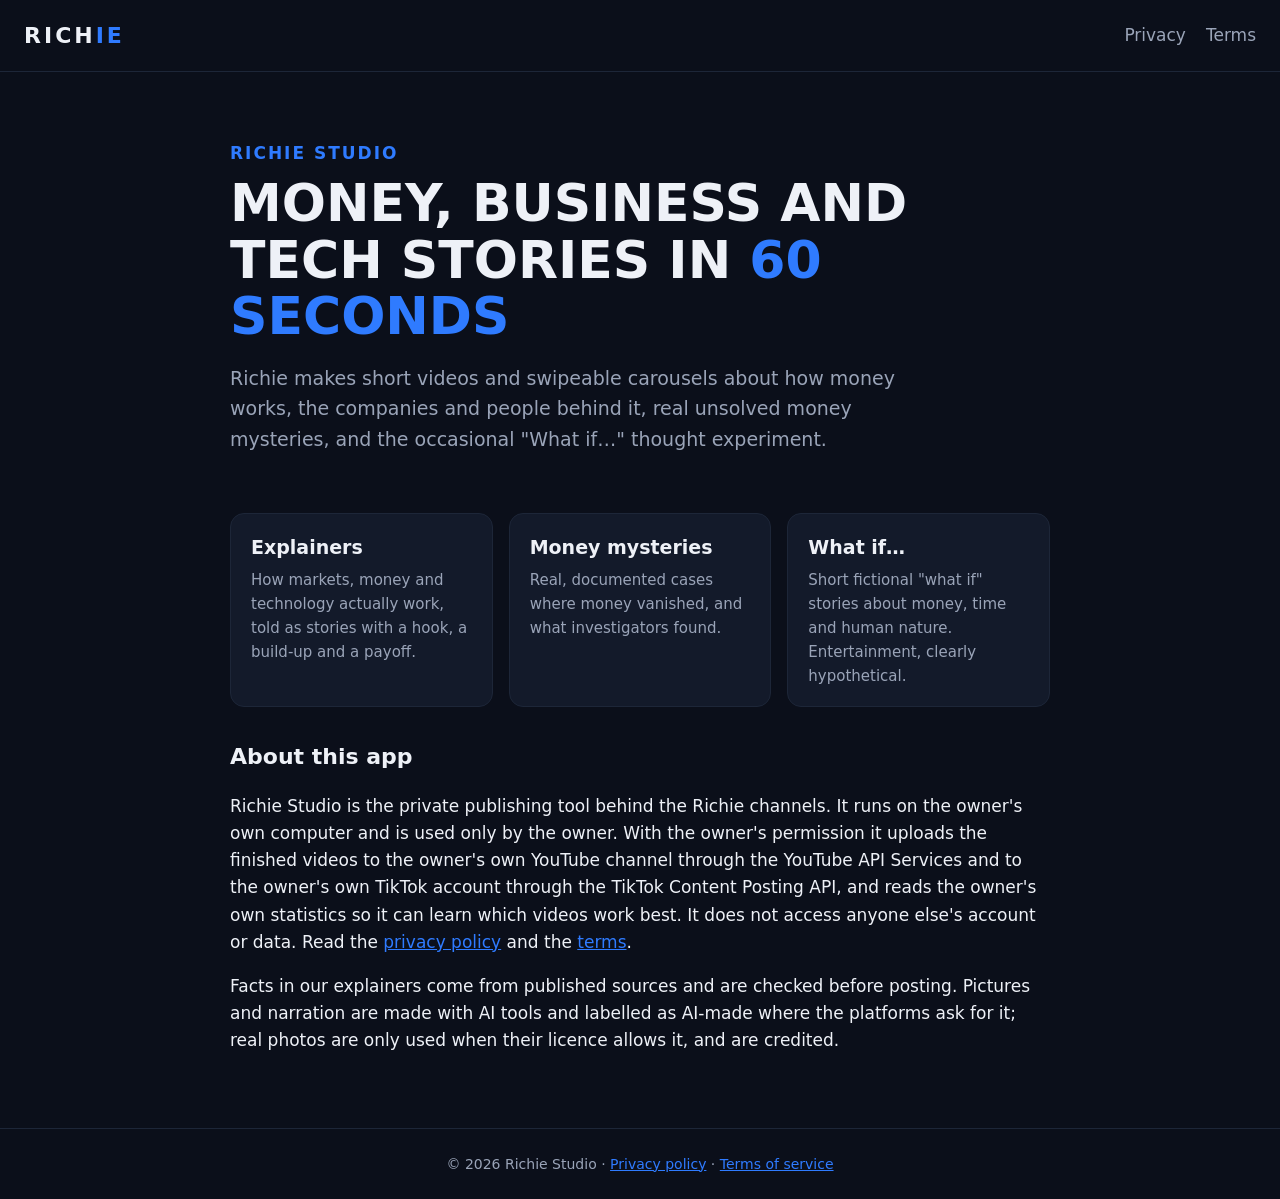
<file: index.html>
<!doctype html>
<html lang="en">
<head>
<meta charset="utf-8">
<meta name="viewport" content="width=device-width, initial-scale=1">
<title>Richie Studio</title>
<meta name="description" content="Richie Studio makes short videos and carousels about money, business, technology and the stories behind them.">
<link rel="stylesheet" href="style.css">
</head>
<body>
<header class="top">
  <a class="brand" href="index.html">RICH<span>IE</span></a>
  <nav><a href="privacy.html">Privacy</a><a href="terms.html">Terms</a></nav>
</header>
<main class="wrap">
  <section class="hero">
    <p class="kicker">Richie Studio</p>
    <h1>Money, business and tech stories in <span>60 seconds</span></h1>
    <p class="lead">Richie makes short videos and swipeable carousels about how money works, the companies and people behind it,
      real unsolved money mysteries, and the occasional "What if…" thought experiment.</p>
  </section>
  <section class="cards">
    <div class="card"><h2>Explainers</h2><p>How markets, money and technology actually work, told as stories with a hook, a build-up and a payoff.</p></div>
    <div class="card"><h2>Money mysteries</h2><p>Real, documented cases where money vanished, and what investigators found.</p></div>
    <div class="card"><h2>What if…</h2><p>Short fictional "what if" stories about money, time and human nature. Entertainment, clearly hypothetical.</p></div>
  </section>
  <section class="about">
    <h2>About this app</h2>
    <p>Richie Studio is the private publishing tool behind the Richie channels. It runs on the owner's own computer and is used
      only by the owner. With the owner's permission it uploads the finished videos to the owner's own YouTube channel through
      the YouTube API Services and to the owner's own TikTok account through the TikTok Content Posting API, and reads the
      owner's own statistics so it can learn which videos work best.
      It does not access anyone else's account or data. Read the <a href="privacy.html">privacy policy</a> and the
      <a href="terms.html">terms</a>.</p>
    <p>Facts in our explainers come from published sources and are checked before posting. Pictures and narration are made with
      AI tools and labelled as AI-made where the platforms ask for it; real photos are only used when their licence allows it,
      and are credited.</p>
  </section>
</main>
<footer class="foot">© <span id="y">2026</span> Richie Studio · <a href="privacy.html">Privacy policy</a> · <a href="terms.html">Terms of service</a></footer>
<script>document.getElementById("y").textContent = new Date().getFullYear();</script>
</body>
</html>
</file>
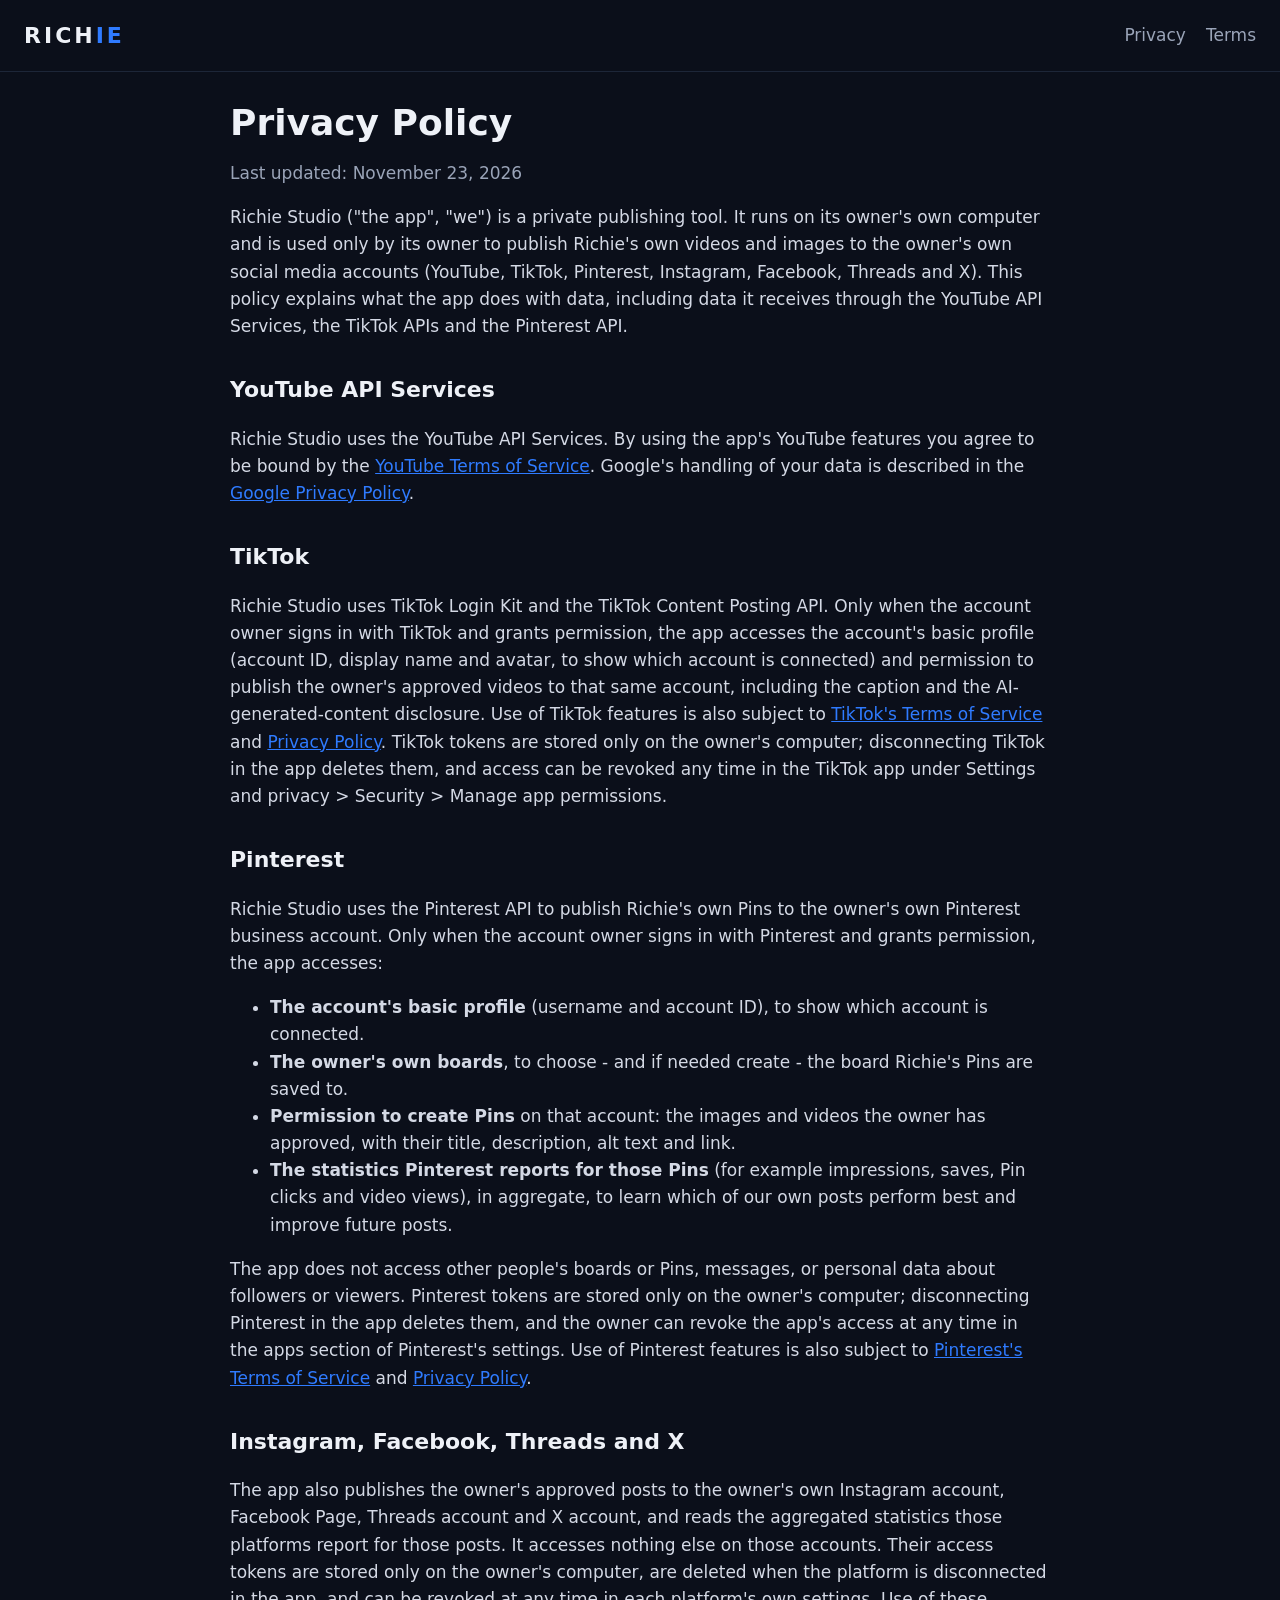
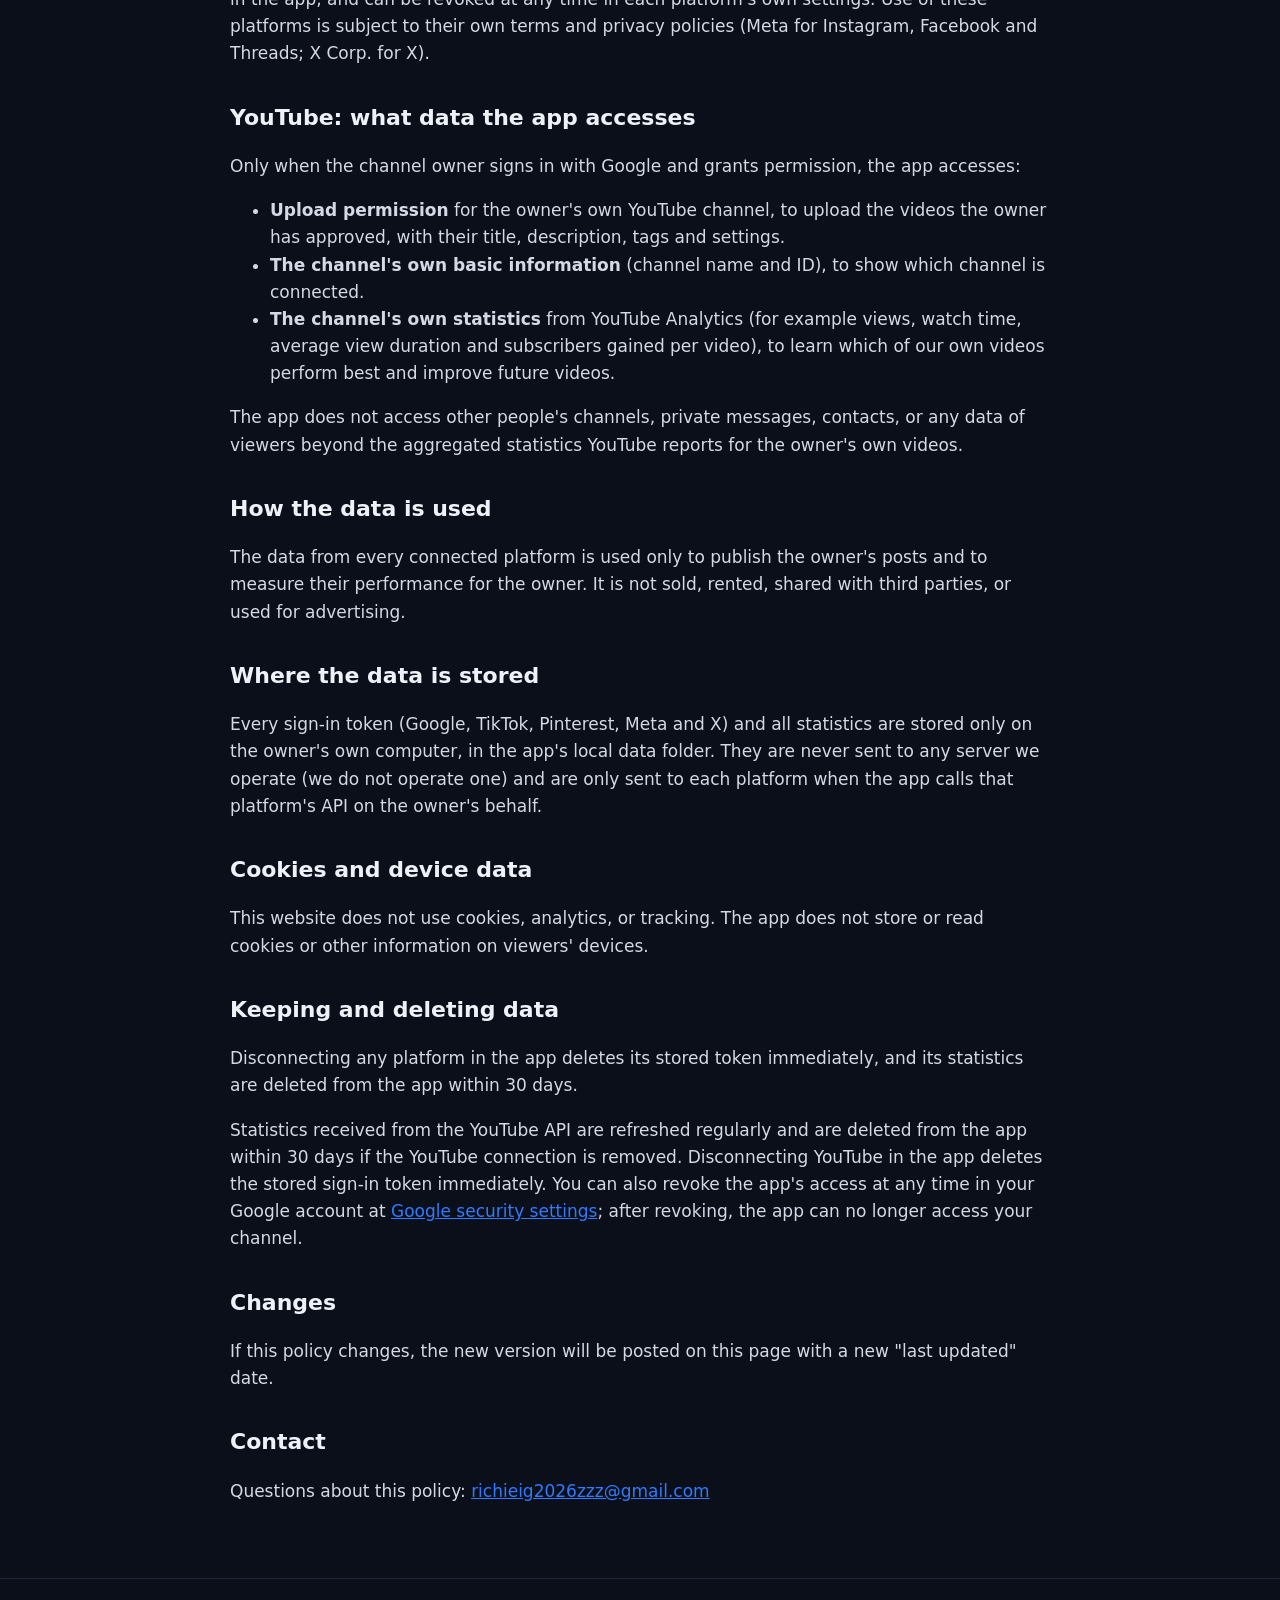
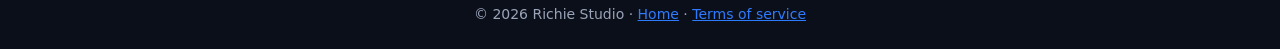
<file: privacy.html>
<!doctype html>
<html lang="en">
<head>
<meta charset="utf-8">
<meta name="viewport" content="width=device-width, initial-scale=1">
<title>Privacy Policy · Richie Studio</title>
<link rel="stylesheet" href="style.css">
</head>
<body>
<header class="top">
  <a class="brand" href="index.html">RICH<span>IE</span></a>
  <nav><a href="privacy.html">Privacy</a><a href="terms.html">Terms</a></nav>
</header>
<main class="wrap doc">
  <h1>Privacy Policy</h1>
  <p class="updated">Last updated: November 23, 2026</p>

  <p>Richie Studio ("the app", "we") is a private publishing tool. It runs on its owner's own computer and is used only by its
    owner to publish Richie's own videos and images to the owner's own social media accounts (YouTube, TikTok, Pinterest,
    Instagram, Facebook, Threads and X). This policy explains what the app does with data, including data it receives through
    the YouTube API Services, the TikTok APIs and the Pinterest API.</p>

  <h2>YouTube API Services</h2>
  <p>Richie Studio uses the YouTube API Services. By using the app's YouTube features you agree to be bound by the
    <a href="https://www.youtube.com/t/terms">YouTube Terms of Service</a>. Google's handling of your data is described in the
    <a href="http://www.google.com/policies/privacy">Google Privacy Policy</a>.</p>

  <h2>TikTok</h2>
  <p>Richie Studio uses TikTok Login Kit and the TikTok Content Posting API. Only when the account owner signs in with TikTok
    and grants permission, the app accesses the account's basic profile (account ID, display name and avatar, to show which
    account is connected) and permission to publish the owner's approved videos to that same account, including the caption
    and the AI-generated-content disclosure. Use of TikTok features is also subject to
    <a href="https://www.tiktok.com/legal/terms-of-service">TikTok's Terms of Service</a> and
    <a href="https://www.tiktok.com/legal/privacy-policy">Privacy Policy</a>. TikTok tokens are stored only on the owner's
    computer; disconnecting TikTok in the app deletes them, and access can be revoked any time in the TikTok app under
    Settings and privacy &gt; Security &gt; Manage app permissions.</p>

  <h2>Pinterest</h2>
  <p>Richie Studio uses the Pinterest API to publish Richie's own Pins to the owner's own Pinterest business account. Only when
    the account owner signs in with Pinterest and grants permission, the app accesses:</p>
  <ul>
    <li><b>The account's basic profile</b> (username and account ID), to show which account is connected.</li>
    <li><b>The owner's own boards</b>, to choose - and if needed create - the board Richie's Pins are saved to.</li>
    <li><b>Permission to create Pins</b> on that account: the images and videos the owner has approved, with their title,
      description, alt text and link.</li>
    <li><b>The statistics Pinterest reports for those Pins</b> (for example impressions, saves, Pin clicks and video views), in
      aggregate, to learn which of our own posts perform best and improve future posts.</li>
  </ul>
  <p>The app does not access other people's boards or Pins, messages, or personal data about followers or viewers. Pinterest
    tokens are stored only on the owner's computer; disconnecting Pinterest in the app deletes them, and the owner can revoke
    the app's access at any time in the apps section of Pinterest's settings. Use of Pinterest features is also subject to
    <a href="https://policy.pinterest.com/en/terms-of-service">Pinterest's Terms of Service</a> and
    <a href="https://policy.pinterest.com/en/privacy-policy">Privacy Policy</a>.</p>

  <h2>Instagram, Facebook, Threads and X</h2>
  <p>The app also publishes the owner's approved posts to the owner's own Instagram account, Facebook Page, Threads account
    and X account, and reads the aggregated statistics those platforms report for those posts. It accesses nothing else on
    those accounts. Their access tokens are stored only on the owner's computer, are deleted when the platform is
    disconnected in the app, and can be revoked at any time in each platform's own settings. Use of these platforms is
    subject to their own terms and privacy policies (Meta for Instagram, Facebook and Threads; X Corp. for X).</p>

  <h2>YouTube: what data the app accesses</h2>
  <p>Only when the channel owner signs in with Google and grants permission, the app accesses:</p>
  <ul>
    <li><b>Upload permission</b> for the owner's own YouTube channel, to upload the videos the owner has approved, with their
      title, description, tags and settings.</li>
    <li><b>The channel's own basic information</b> (channel name and ID), to show which channel is connected.</li>
    <li><b>The channel's own statistics</b> from YouTube Analytics (for example views, watch time, average view duration and
      subscribers gained per video), to learn which of our own videos perform best and improve future videos.</li>
  </ul>
  <p>The app does not access other people's channels, private messages, contacts, or any data of viewers beyond the aggregated
    statistics YouTube reports for the owner's own videos.</p>

  <h2>How the data is used</h2>
  <p>The data from every connected platform is used only to publish the owner's posts and to measure their performance for the
    owner. It is not sold, rented, shared with third parties, or used for advertising.</p>

  <h2>Where the data is stored</h2>
  <p>Every sign-in token (Google, TikTok, Pinterest, Meta and X) and all statistics are stored only on the owner's own
    computer, in the app's local data folder. They are never sent to any server we operate (we do not operate one) and are only
    sent to each platform when the app calls that platform's API on the owner's behalf.</p>

  <h2>Cookies and device data</h2>
  <p>This website does not use cookies, analytics, or tracking. The app does not store or read cookies or other information on
    viewers' devices.</p>

  <h2>Keeping and deleting data</h2>
  <p>Disconnecting any platform in the app deletes its stored token immediately, and its statistics are deleted from the app
    within 30 days.</p>
  <p>Statistics received from the YouTube API are refreshed regularly and are deleted from the app within 30 days if the YouTube
    connection is removed. Disconnecting YouTube in the app deletes the stored sign-in token immediately. You can also revoke the
    app's access at any time in your Google account at
    <a href="https://security.google.com/settings/security/permissions">Google security settings</a>; after revoking, the app can
    no longer access your channel.</p>

  <h2>Changes</h2>
  <p>If this policy changes, the new version will be posted on this page with a new "last updated" date.</p>

  <h2>Contact</h2>
  <p>Questions about this policy: <a href="mailto:richieig2026zzz@gmail.com">richieig2026zzz@gmail.com</a></p>
</main>
<footer class="foot">© 2026 Richie Studio · <a href="index.html">Home</a> · <a href="terms.html">Terms of service</a></footer>
</body>
</html>
</file>
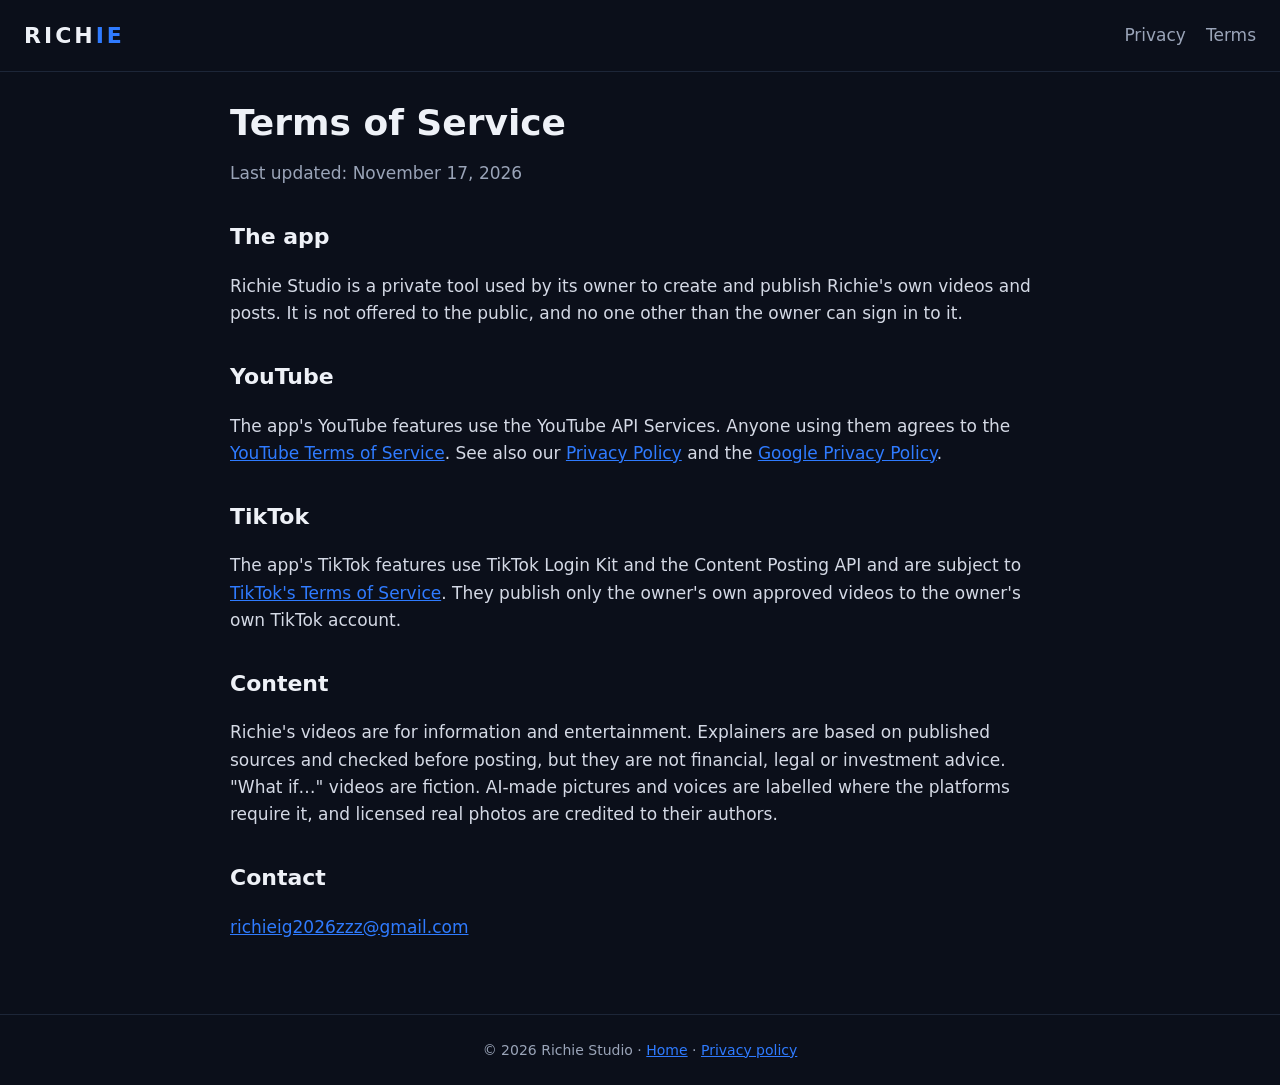
<file: terms.html>
<!doctype html>
<html lang="en">
<head>
<meta charset="utf-8">
<meta name="viewport" content="width=device-width, initial-scale=1">
<title>Terms of Service · Richie Studio</title>
<link rel="stylesheet" href="style.css">
</head>
<body>
<header class="top">
  <a class="brand" href="index.html">RICH<span>IE</span></a>
  <nav><a href="privacy.html">Privacy</a><a href="terms.html">Terms</a></nav>
</header>
<main class="wrap doc">
  <h1>Terms of Service</h1>
  <p class="updated">Last updated: November 17, 2026</p>

  <h2>The app</h2>
  <p>Richie Studio is a private tool used by its owner to create and publish Richie's own videos and posts. It is not offered to
    the public, and no one other than the owner can sign in to it.</p>

  <h2>YouTube</h2>
  <p>The app's YouTube features use the YouTube API Services. Anyone using them agrees to the
    <a href="https://www.youtube.com/t/terms">YouTube Terms of Service</a>. See also our <a href="privacy.html">Privacy Policy</a>
    and the <a href="http://www.google.com/policies/privacy">Google Privacy Policy</a>.</p>

  <h2>TikTok</h2>
  <p>The app's TikTok features use TikTok Login Kit and the Content Posting API and are subject to
    <a href="https://www.tiktok.com/legal/terms-of-service">TikTok's Terms of Service</a>. They publish only the owner's own
    approved videos to the owner's own TikTok account.</p>

  <h2>Content</h2>
  <p>Richie's videos are for information and entertainment. Explainers are based on published sources and checked before posting,
    but they are not financial, legal or investment advice. "What if…" videos are fiction. AI-made pictures and voices are labelled
    where the platforms require it, and licensed real photos are credited to their authors.</p>

  <h2>Contact</h2>
  <p><a href="mailto:richieig2026zzz@gmail.com">richieig2026zzz@gmail.com</a></p>
</main>
<footer class="foot">© 2026 Richie Studio · <a href="index.html">Home</a> · <a href="privacy.html">Privacy policy</a></footer>
</body>
</html>
</file>
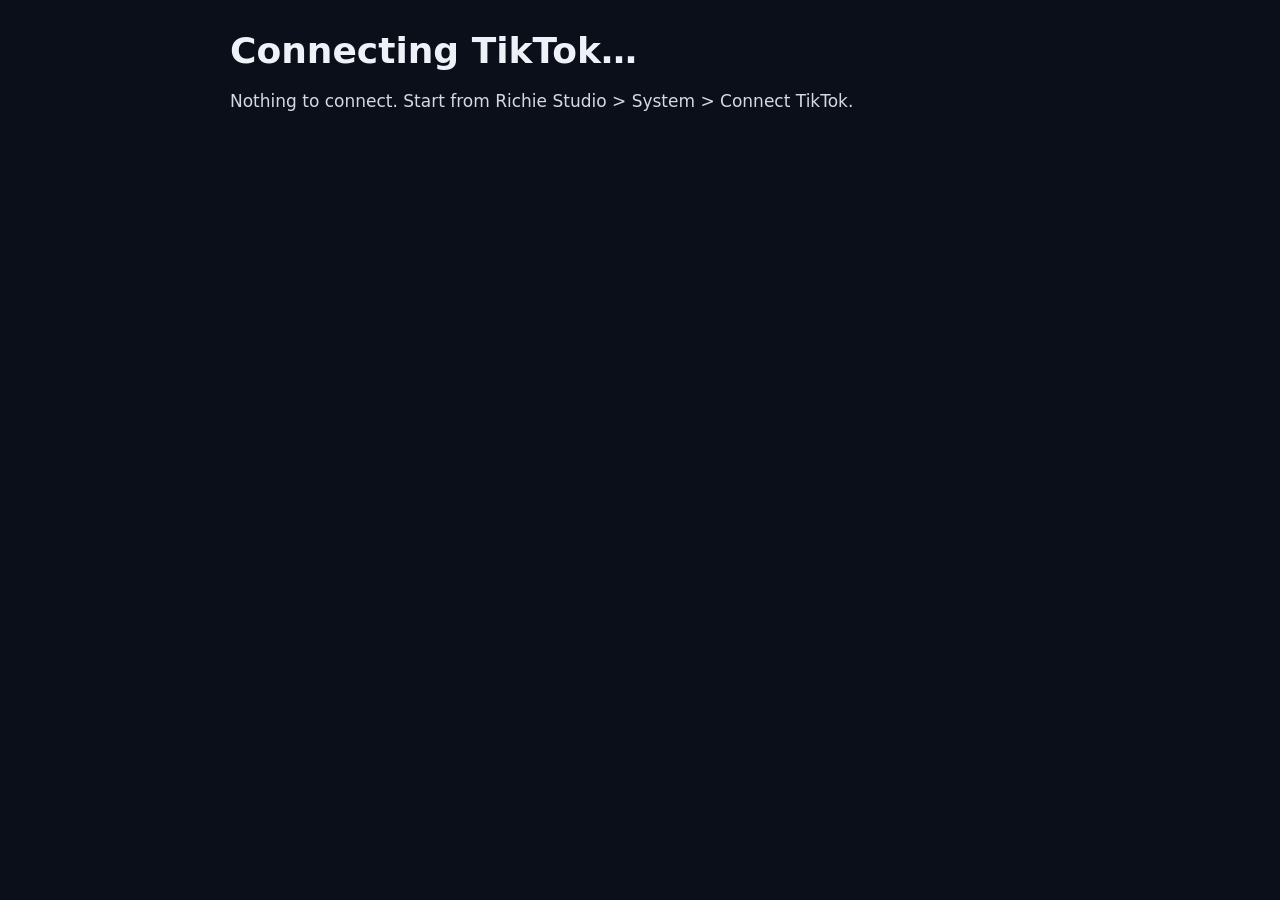
<file: tiktok-callback.html>
<!doctype html>
<html lang="en">
<head>
<meta charset="utf-8">
<meta name="viewport" content="width=device-width, initial-scale=1">
<meta name="robots" content="noindex">
<title>Connecting TikTok · Richie Studio</title>
<link rel="stylesheet" href="style.css">
</head>
<body>
<main class="wrap doc">
  <h1>Connecting TikTok…</h1>
  <p id="msg">Handing the sign-in back to Richie Studio on this computer.</p>
</main>
<script>
  // TikTok only accepts https sign-in return addresses. Richie Studio runs on the owner's own computer, so this page
  // forwards TikTok's one-time sign-in code to it (nothing is stored or sent anywhere else).
  var q = window.location.search || "";
  if (q.indexOf("code=") >= 0 || q.indexOf("error") >= 0) {
    window.location.replace("http://127.0.0.1:8777/api/tiktok/callback" + q);
  } else {
    document.getElementById("msg").textContent = "Nothing to connect. Start from Richie Studio > System > Connect TikTok.";
  }
</script>
</body>
</html>
</file>
<file: style.css>
:root { --ink: #0b0f1a; --panel: #131a2a; --paper: #eef1f7; --muted: #9aa4b8; --accent: #2f7bff; }
* { box-sizing: border-box; }
html, body { margin: 0; background: var(--ink); color: var(--paper); font: 17px/1.6 system-ui, -apple-system, "Segoe UI", Roboto, sans-serif; }
a { color: var(--accent); }
.top { display: flex; justify-content: space-between; align-items: center; padding: 18px 24px; border-bottom: 1px solid #1d2638; }
.brand { font-weight: 900; letter-spacing: 3px; font-size: 22px; color: var(--paper); text-decoration: none; }
.brand span, h1 span { color: var(--accent); }
nav a { margin-left: 20px; color: var(--muted); text-decoration: none; }
nav a:hover { color: var(--paper); }
.wrap { max-width: 860px; margin: 0 auto; padding: 32px 20px 56px; }
.hero { padding: 36px 0 12px; }
.kicker { text-transform: uppercase; letter-spacing: 2px; color: var(--accent); font-weight: 700; margin: 0 0 8px; }
h1 { font-size: clamp(32px, 6vw, 52px); line-height: 1.08; margin: 0 0 16px; font-weight: 900; text-transform: uppercase; }
.lead { color: var(--muted); font-size: 19px; max-width: 680px; }
.cards { display: grid; grid-template-columns: repeat(auto-fit, minmax(220px, 1fr)); gap: 16px; margin: 28px 0; }
.card { background: var(--panel); border: 1px solid #1d2638; border-radius: 14px; padding: 18px 20px; }
.card h2 { margin: 0 0 6px; font-size: 19px; }
.card p { margin: 0; color: var(--muted); font-size: 15px; }
.about h2, .doc h2 { margin-top: 32px; font-size: 22px; }
.doc h1 { font-size: 36px; text-transform: none; }
.doc p, .doc li { color: #d4d9e5; }
.doc .updated { color: var(--muted); }
.foot { text-align: center; color: var(--muted); font-size: 14px; padding: 24px; border-top: 1px solid #1d2638; }
</file>
